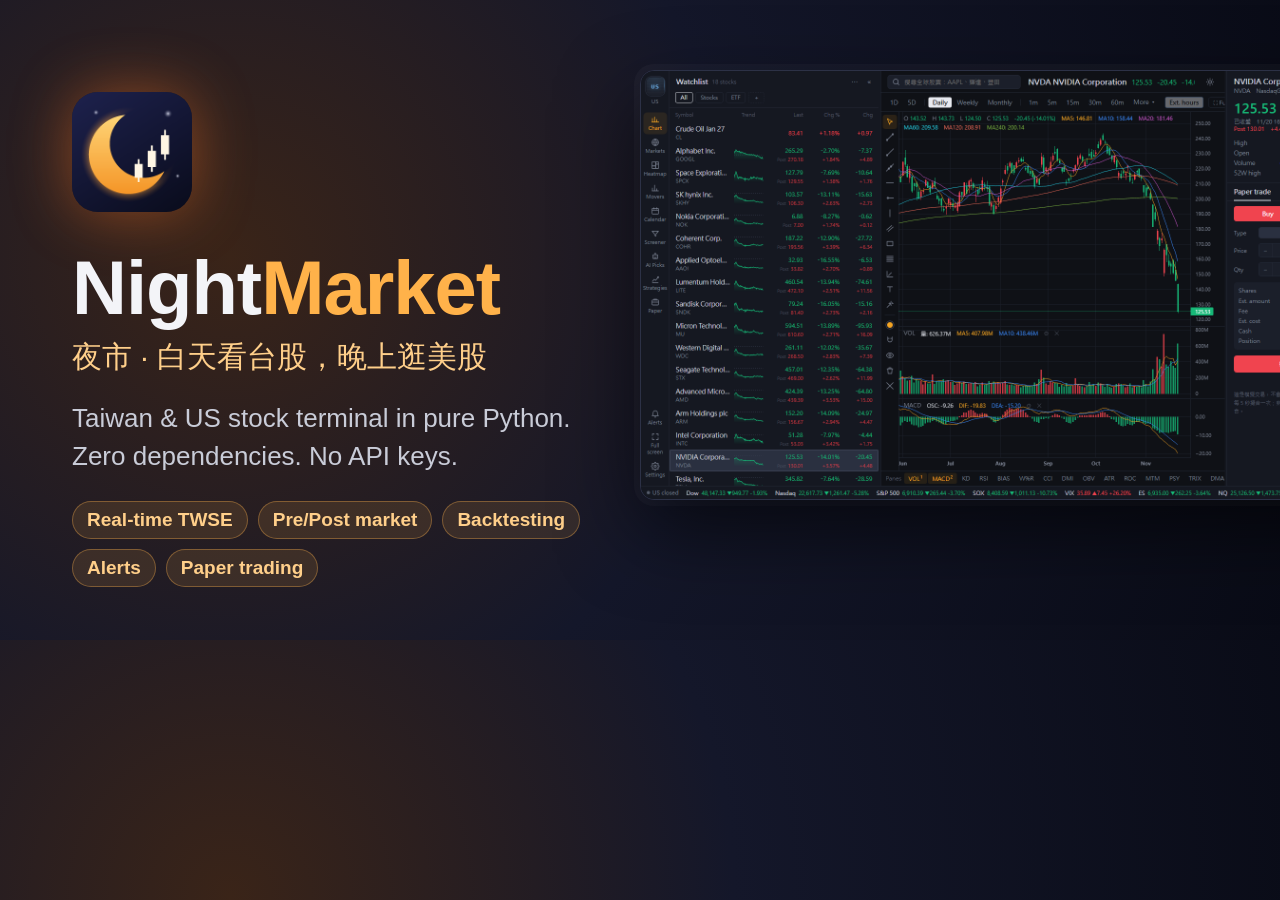
<file: tools/social-preview.html>
<!doctype html>
<!-- GitHub 社群預覽圖（1280×640）。產生方式見 tools/README 或：
     msedge --headless --window-size=1280,640 --screenshot=docs/social-preview.png tools/social-preview.html -->
<html><head><meta charset="utf-8"><style>
html,body{margin:0;width:1280px;height:640px;overflow:hidden}
body{background:radial-gradient(circle at 18% 40%,#3a2418 0,#14172a 45%,#090b16 100%);color:#f3f4f8;
  font-family:"Segoe UI","Microsoft JhengHei",sans-serif;position:relative}
.left{position:absolute;left:72px;top:92px;width:520px}
.logo{width:120px;height:120px;border-radius:26px;box-shadow:0 0 60px rgba(255,120,40,.45)}
h1{font-size:76px;margin:28px 0 6px;letter-spacing:-1px}
h1 span{color:#ffb24a}
.zh{font-size:30px;color:#ffcf8a;margin-bottom:22px}
p{font-size:26px;line-height:1.45;color:#c9ccd8;margin:0 0 26px}
.tags{display:flex;flex-wrap:wrap;gap:10px}
.tags b{font-weight:600;font-size:19px;padding:7px 14px;border-radius:999px;background:rgba(255,178,74,.12);color:#ffcf8a;border:1px solid rgba(255,178,74,.35)}
.shot{position:absolute;left:640px;top:70px;width:760px;border-radius:14px;border:1px solid #2c3146;
  box-shadow:0 30px 80px rgba(0,0,0,.6),0 0 0 6px rgba(255,255,255,.03)}
</style></head><body>
<div class="left">
  <img class="logo" src="../web/icons/icon-512.png">
  <h1>Night<span>Market</span></h1>
  <div class="zh">夜市 · 白天看台股，晚上逛美股</div>
  <p>Taiwan &amp; US stock terminal in pure Python.<br>Zero dependencies. No API keys.</p>
  <div class="tags"><b>Real-time TWSE</b><b>Pre/Post market</b><b>Backtesting</b><b>Alerts</b><b>Paper trading</b></div>
</div>
<img class="shot" src="../docs/screenshots/chart-en.png">
</body></html>
</file>
